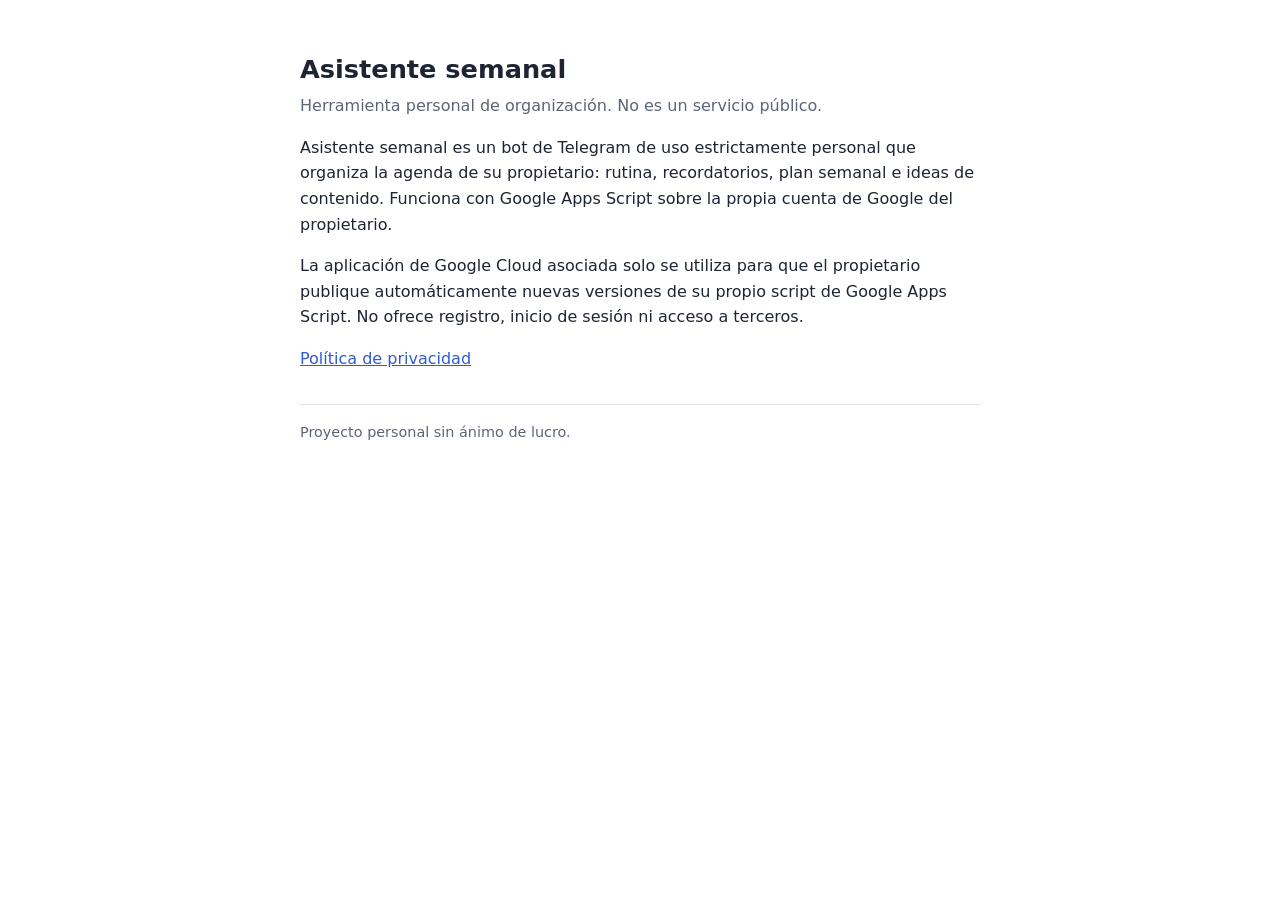
<file: index.html>
<!DOCTYPE html>
<html lang="es"><head><meta charset="utf-8"><meta name="viewport" content="width=device-width,initial-scale=1">
<title>Asistente semanal</title><link rel="stylesheet" href="estilo.css"></head>
<body>
<h1>Asistente semanal</h1>
<p class="sub">Herramienta personal de organización. No es un servicio público.</p>
<p>Asistente semanal es un bot de Telegram de uso estrictamente personal que organiza la agenda de su propietario: rutina, recordatorios, plan semanal e ideas de contenido. Funciona con Google Apps Script sobre la propia cuenta de Google del propietario.</p>
<p>La aplicación de Google Cloud asociada solo se utiliza para que el propietario publique automáticamente nuevas versiones de su propio script de Google Apps Script. No ofrece registro, inicio de sesión ni acceso a terceros.</p>
<p><a href="privacidad.html">Política de privacidad</a></p>
<footer>Proyecto personal sin ánimo de lucro.</footer>
</body></html>
</file>
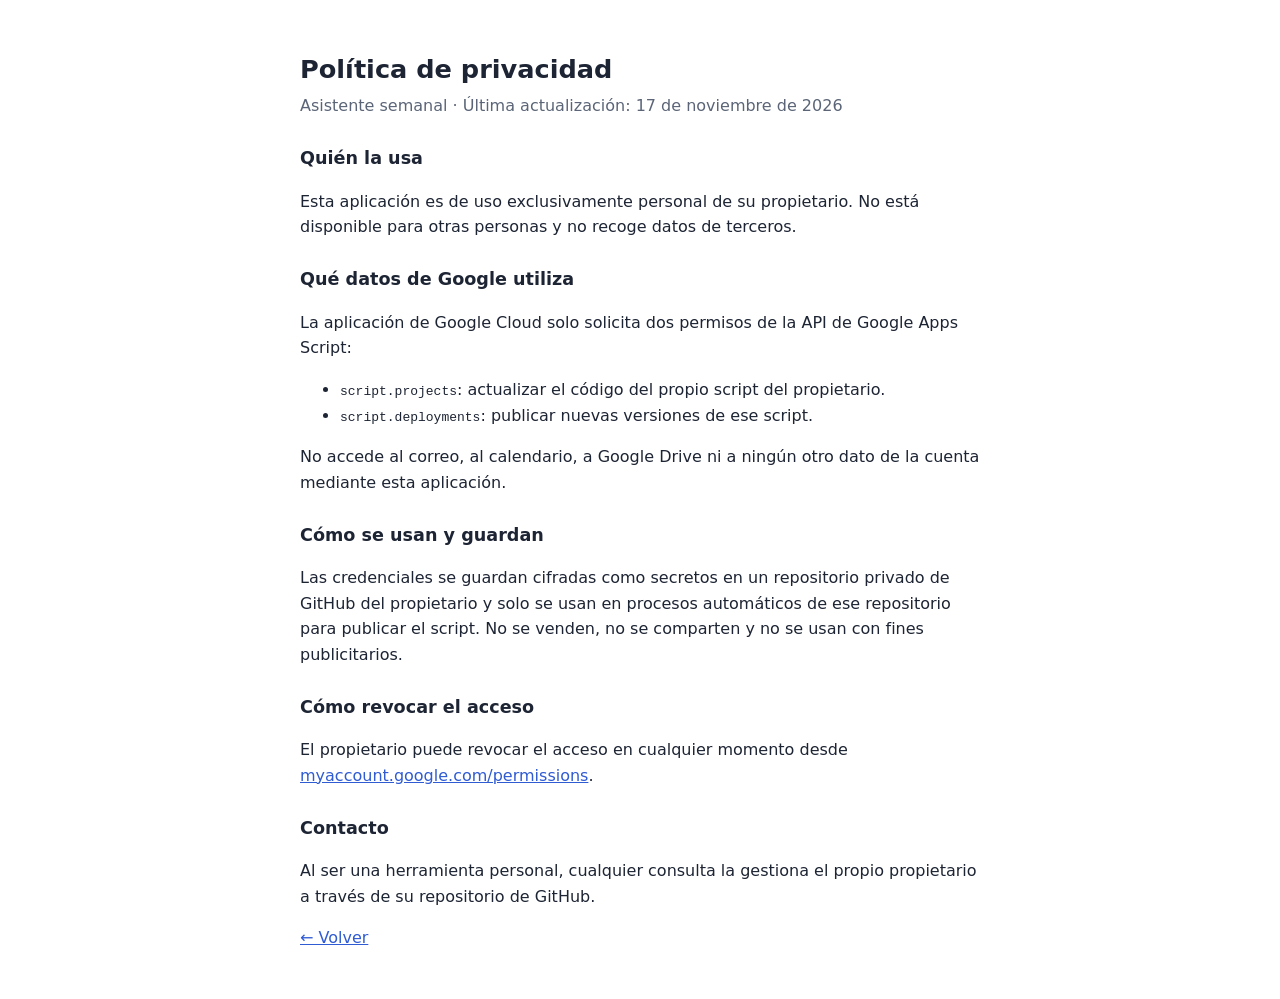
<file: privacidad.html>
<!DOCTYPE html>
<html lang="es"><head><meta charset="utf-8"><meta name="viewport" content="width=device-width,initial-scale=1">
<title>Política de privacidad — Asistente semanal</title><link rel="stylesheet" href="estilo.css"></head>
<body>
<h1>Política de privacidad</h1>
<p class="sub">Asistente semanal · Última actualización: 17 de noviembre de 2026</p>

<h2>Quién la usa</h2>
<p>Esta aplicación es de uso exclusivamente personal de su propietario. No está disponible para otras personas y no recoge datos de terceros.</p>

<h2>Qué datos de Google utiliza</h2>
<p>La aplicación de Google Cloud solo solicita dos permisos de la API de Google Apps Script:</p>
<ul>
  <li><code>script.projects</code>: actualizar el código del propio script del propietario.</li>
  <li><code>script.deployments</code>: publicar nuevas versiones de ese script.</li>
</ul>
<p>No accede al correo, al calendario, a Google Drive ni a ningún otro dato de la cuenta mediante esta aplicación.</p>

<h2>Cómo se usan y guardan</h2>
<p>Las credenciales se guardan cifradas como secretos en un repositorio privado de GitHub del propietario y solo se usan en procesos automáticos de ese repositorio para publicar el script. No se venden, no se comparten y no se usan con fines publicitarios.</p>

<h2>Cómo revocar el acceso</h2>
<p>El propietario puede revocar el acceso en cualquier momento desde <a href="https://myaccount.google.com/permissions">myaccount.google.com/permissions</a>.</p>

<h2>Contacto</h2>
<p>Al ser una herramienta personal, cualquier consulta la gestiona el propio propietario a través de su repositorio de GitHub.</p>

<p><a href="index.html">← Volver</a></p>
</body></html>
</file>
<file: estilo.css>
:root { --t: #1d2433; --m: #5b6577; --b: #ffffff; --l: #dfe3ea; }
@media (prefers-color-scheme: dark) { :root { --t: #e8ebf0; --m: #9aa3b2; --b: #14171c; --l: #2a2f38; } }
body { font-family: system-ui, -apple-system, Segoe UI, Roboto, sans-serif; color: var(--t); background: var(--b); max-width: 680px; margin: 0 auto; padding: 32px 16px; line-height: 1.6; }
h1 { font-size: 1.6rem; margin-bottom: .2rem; } h2 { font-size: 1.1rem; margin-top: 1.6rem; }
p.sub { color: var(--m); margin-top: 0; } a { color: #2f5bd3; } footer { margin-top: 2rem; padding-top: 1rem; border-top: 1px solid var(--l); color: var(--m); font-size: .9rem; }
</file>
